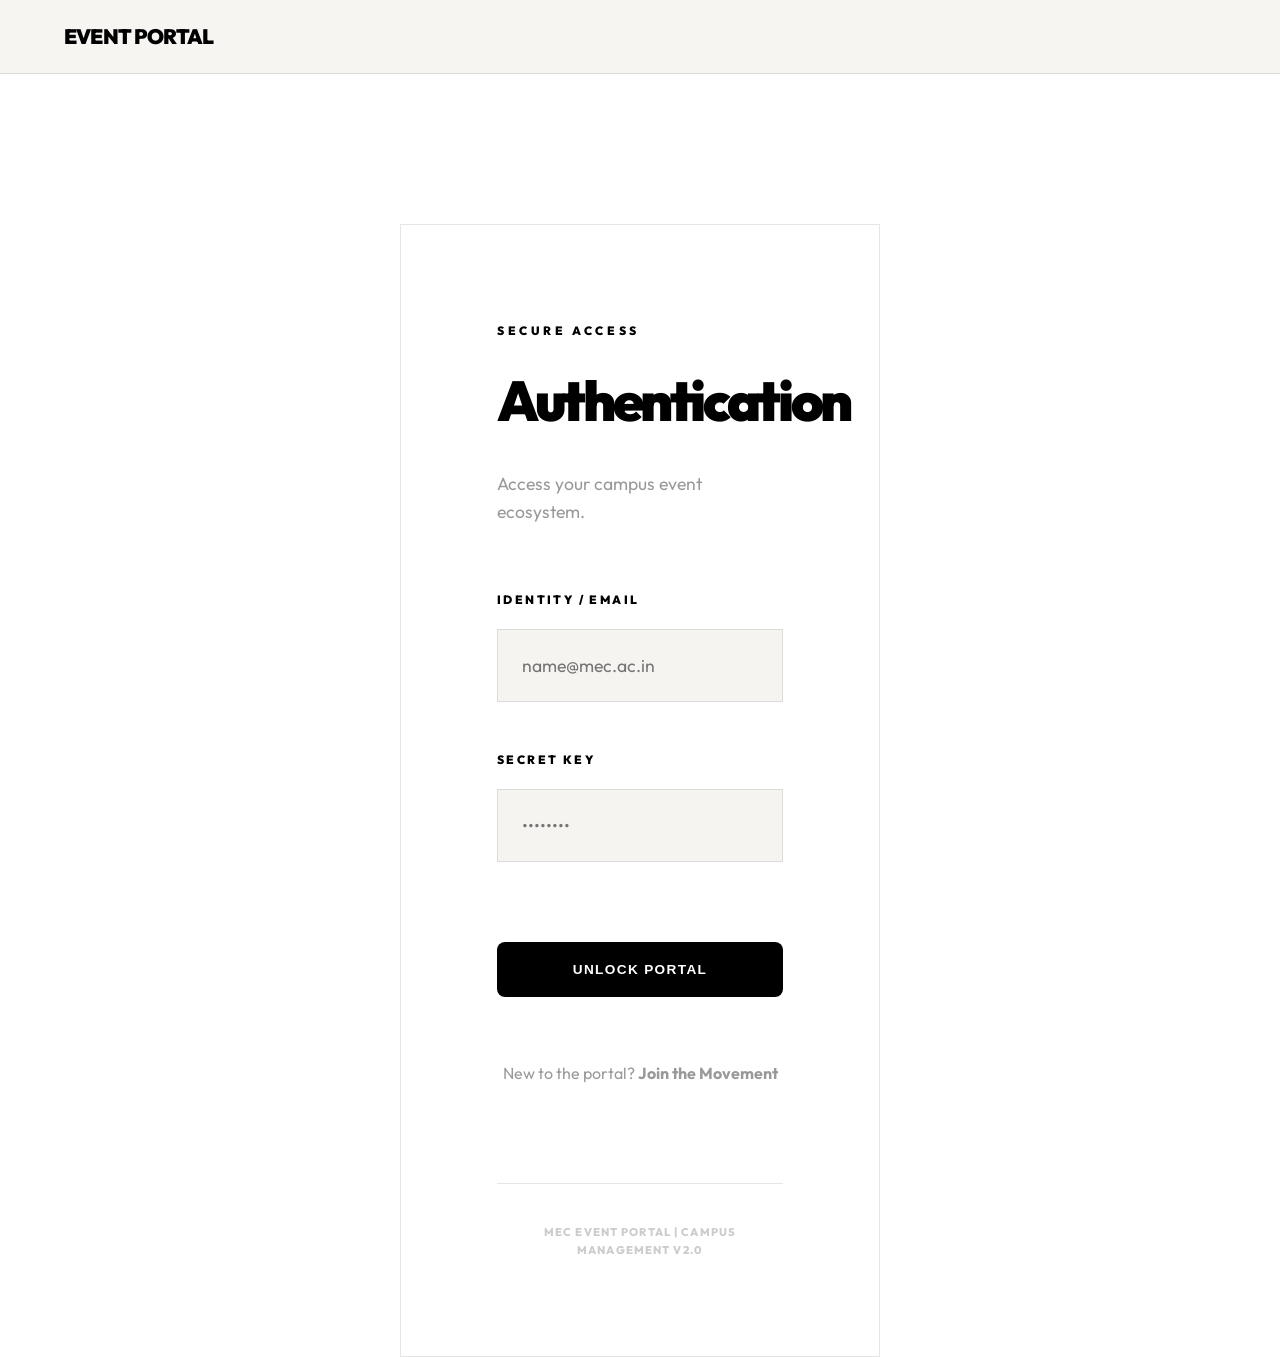
<file: templates/login.html>
<!DOCTYPE html>
<html lang="en">
<head>
    <meta charset="UTF-8">
    <meta name="viewport" content="width=device-width, initial-scale=1.0">
    <title>Log In | Event Portal</title>
    <link rel="stylesheet" href="/static/css/styles.css">
    <link href="https://fonts.googleapis.com/css2?family=Inter:wght@400;500;600;700;800;900&display=swap" rel="stylesheet">
    <link rel="stylesheet" href="https://cdnjs.cloudflare.com/ajax/libs/font-awesome/6.4.0/css/all.min.css">
</head>
<body style="background: var(--bg-deep);">
    <header>
        <div class="logo" style="cursor:pointer" onclick="window.location.href='/'">EVENT PORTAL</div>
    </header>

    <div class="container fade-in" style="padding-top: 14rem;">
        <div class="form-card" style="margin: 0 auto; max-width: 480px; position: relative;">
            <!-- Glow Effect -->
            <div style="position: absolute; top: -50px; left: -50px; width: 100px; height: 100px; background: var(--primary); filter: blur(80px); opacity: 0.3;"></div>
            
            <span style="color: var(--primary); font-weight: 850; font-size: 0.75rem; letter-spacing: 0.3em; text-transform: uppercase; margin-bottom: 1rem; display: block;">SECURE ACCESS</span>
            <h1 style="font-size: 3.5rem; font-weight: 900; letter-spacing: -0.06em; margin-bottom: 1.5rem; color:var(--text-main);">Authentication</h1>
            <p style="color: var(--text-muted); font-size: 1.1rem; margin-bottom: 4rem;">Access your campus event ecosystem.</p>
            
            <form id="login-form">
                <div class="form-group">
                    <label>Identity / Email</label>
                    <input type="email" id="email" required placeholder="name@mec.ac.in">
                </div>
                <div class="form-group">
                    <label>Secret Key</label>
                    <input type="password" id="password" required placeholder="••••••••">
                </div>
                <button type="submit" class="btn btn-primary" style="width:100%; justify-content: center; margin-top: 2rem; padding: 1.25rem;">Unlock Portal</button>
            </form>
            
            <div id="error" style="color: var(--secondary); margin-top: 2.5rem; font-size: 0.85rem; font-weight: 700; text-align: center; text-transform: uppercase; display: none; background: rgba(244, 63, 94, 0.1); padding: 1rem; border-radius: 0.5rem; border: 1px solid rgba(244, 63, 94, 0.2);">
                <i class="fas fa-exclamation-triangle"></i> Verification Failed
            </div>
            
            <div style="margin-top: 4rem; text-align: center;">
                <p style="font-size: 1rem; color: var(--text-muted);">New to the portal? <a href="/signup" style="color: var(--primary); font-weight: 700; text-decoration: none; border-bottom: 1px solid var(--primary);">Join the Movement</a></p>
                <div style="margin-top: 6rem; padding-top: 2.5rem; border-top: 1px solid var(--border);">
                     <p style="font-size: 0.7rem; color: var(--text-muted); opacity: 0.5; font-weight: 800; letter-spacing: 0.1em; text-transform: uppercase;">MEC Event Portal | Campus Management v2.0</p>
                </div>
            </div>
        </div>
    </div>

    <script>
        document.getElementById('login-form').onsubmit = async (e) => {
            e.preventDefault();
            const btn = e.target.querySelector('button');
            const errDiv = document.getElementById('error');
            
            btn.disabled = true;
            btn.innerText = 'Loging in...';
            errDiv.style.display = 'none';

            const payload = {
                email: document.getElementById('email').value,
                password: document.getElementById('password').value
            };

            try {
                const res = await fetch('/api/auth/login', {
                    method: 'POST',
                    headers: {'Content-Type': 'application/json'},
                    body: JSON.stringify(payload)
                });
                
                const data = await res.json();
                
                if (res.ok) {
                    if (data.role === 'admin') {
                        window.location.href = '/admin';
                    } else {
                        window.location.href = '/';
                    }
                } else {
                    errDiv.innerText = data.error || 'Verification Failed';
                    errDiv.style.display = 'block';
                    btn.disabled = false;
                    btn.innerText = 'Log In';
                }
            } catch (err) {
                alert('Database Connection Failed.');
                btn.disabled = false;
                btn.innerText = 'Log In';
            }
        };
    </script>
</body>
</html>
</file>
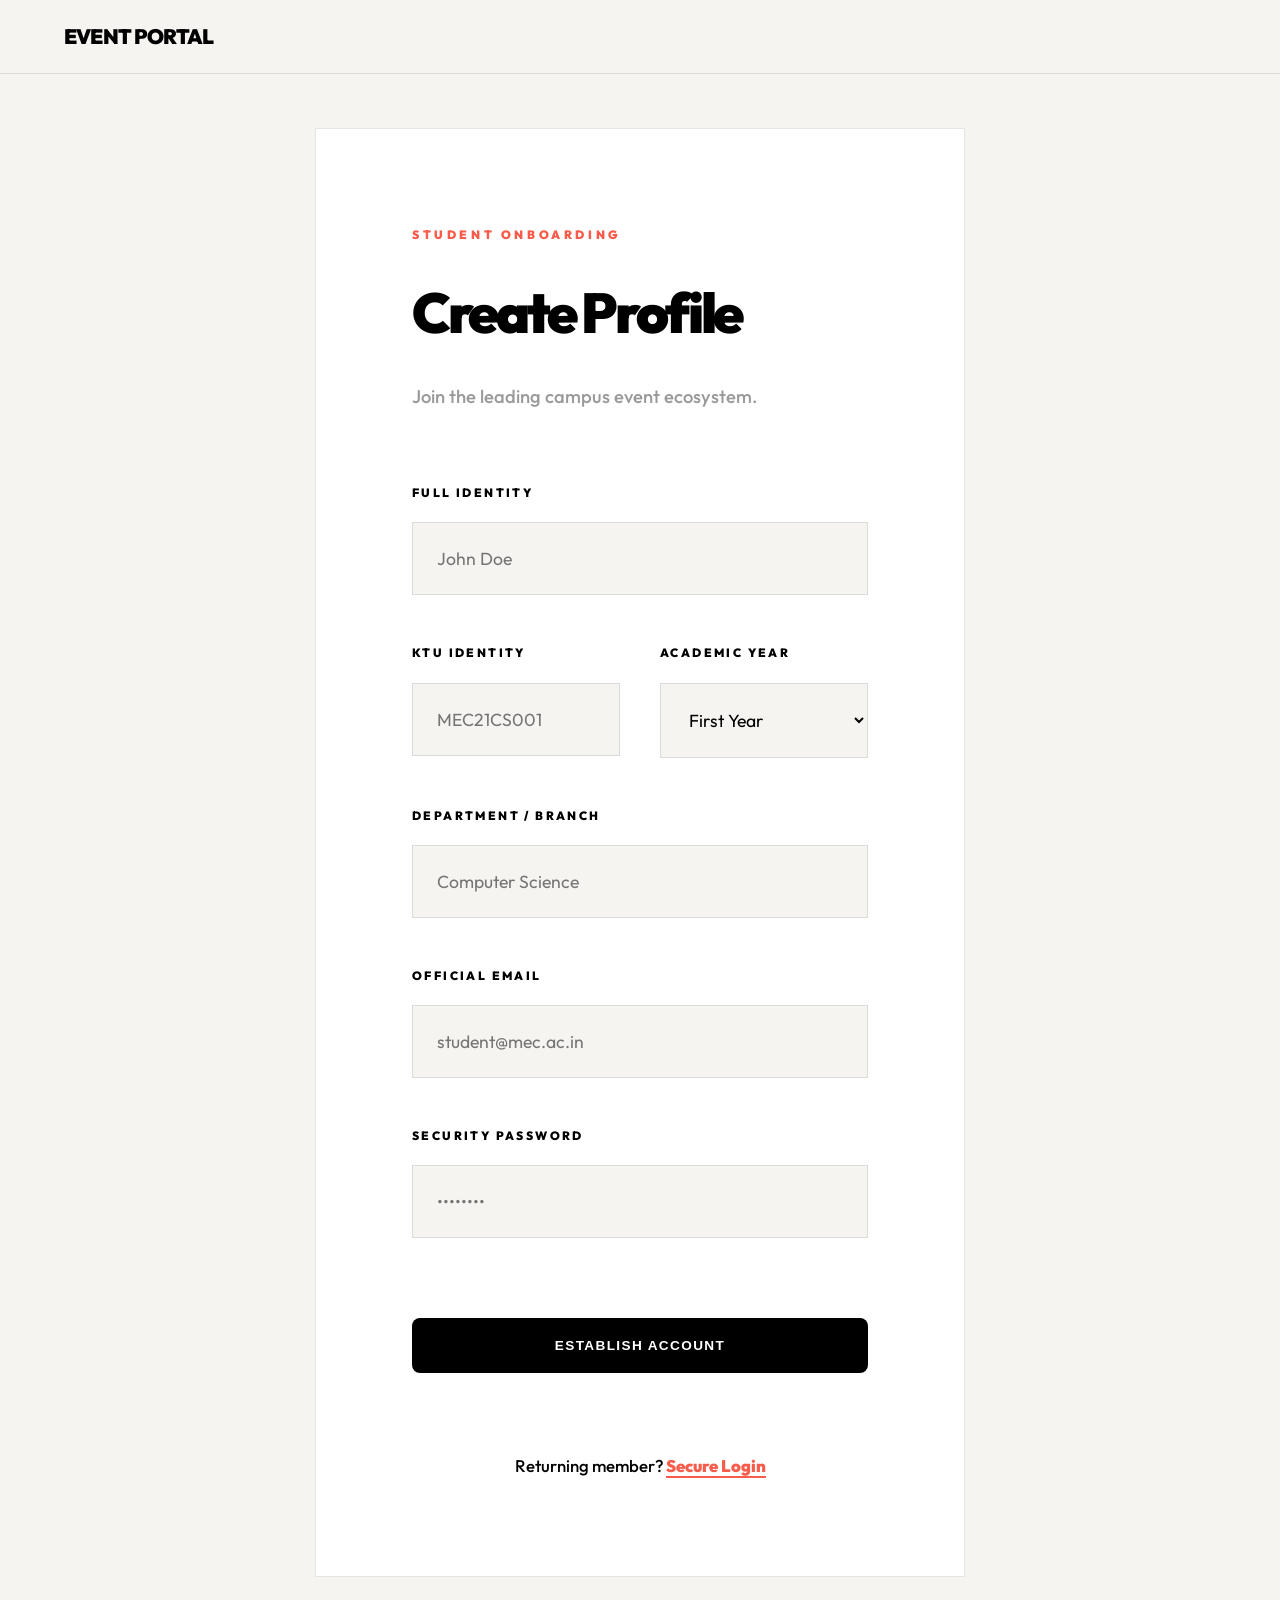
<file: templates/signup.html>
<!DOCTYPE html>
<html lang="en">
<head>
    <meta charset="UTF-8">
    <meta name="viewport" content="width=device-width, initial-scale=1.0">
    <title>Join Event Portal | Create Student Account</title>
    <link rel="stylesheet" href="/static/css/styles.css">
    <link href="https://fonts.googleapis.com/css2?family=Inter:wght@400;500;600;700;800;900&display=swap" rel="stylesheet">
    <link rel="stylesheet" href="https://cdnjs.cloudflare.com/ajax/libs/font-awesome/6.4.0/css/all.min.css">
</head>
<body style="background: var(--paper);">
    <header>
        <div class="logo" style="cursor:pointer" onclick="window.location.href='/'">EVENT PORTAL</div>
    </header>

    <div class="container fade-in" style="padding-top: 8rem; padding-bottom: 8rem;">
        <div class="form-card" style="margin: 0 auto; max-width: 650px;">
            <span style="color: var(--coral); font-weight: 900; font-size: 0.75rem; letter-spacing: 0.3em; text-transform: uppercase; margin-bottom: 1.5rem; display: block;">STUDENT ONBOARDING</span>
            <h1 style="font-size: 3.5rem; font-weight: 900; letter-spacing: -0.06em; margin-bottom: 1.5rem; color:var(--black);">Create Profile</h1>
            <p style="color: var(--text-muted); font-size: 1.15rem; margin-bottom: 4.5rem; font-weight: 500;">Join the leading campus event ecosystem.</p>
            
            <form id="signup-form">
                <div class="form-group">
                    <label>Full Identity</label>
                    <input type="text" id="name" required placeholder="John Doe">
                </div>
                <div class="form-row" style="display: grid; grid-template-columns: 1fr 1fr; gap: 2.5rem;">
                    <div class="form-group">
                        <label>KTU Identity</label>
                        <input type="text" id="ktu_id" required placeholder="MEC21CS001">
                    </div>
                    <div class="form-group">
                        <label>Academic Year</label>
                        <select id="year" required style="width: 100%;">
                            <option value="1">First Year</option>
                            <option value="2">Second Year</option>
                            <option value="3">Third Year</option>
                            <option value="4">Fourth Year</option>
                        </select>
                    </div>
                </div>
                <div class="form-group">
                    <label>Department / Branch</label>
                    <input type="text" id="branch" required placeholder="Computer Science">
                </div>
                <div class="form-group">
                    <label>Official Email</label>
                    <input type="email" id="email" required placeholder="student@mec.ac.in">
                </div>
                <div class="form-group">
                    <label>Security Password</label>
                    <input type="password" id="password" required placeholder="••••••••">
                </div>
                
                <button type="submit" class="btn btn-primary" style="width:100%; justify-content: center; margin-top: 2rem; padding: 1.25rem;">Establish Account</button>
            </form>
            
            <div id="error" style="color: #fff; margin-top: 2.5rem; font-size: 0.85rem; font-weight: 800; text-align: center; text-transform: uppercase; display: none; background: var(--coral); padding: 1.25rem; border-radius: 0.25rem;">
                <i class="fas fa-exclamation-triangle"></i> Registration Failed
            </div>
            
            <div style="margin-top: 5rem; text-align: center;">
                <p style="font-size: 1.05rem; color: var(--black); font-weight: 500;">Returning member? <a href="/login" style="color: var(--coral); font-weight: 850; text-decoration: none; border-bottom: 2px solid var(--coral);">Secure Login</a></p>
            </div>
        </div>
    </div>

    <script>
        document.getElementById('signup-form').onsubmit = async (e) => {
            e.preventDefault();
            const btn = e.target.querySelector('button');
            const errDiv = document.getElementById('error');
            
            btn.disabled = true;
            btn.innerText = 'Creating Profile...';
            errDiv.style.display = 'none';

            const payload = {
                name: document.getElementById('name').value,
                ktu_id: document.getElementById('ktu_id').value,
                year: document.getElementById('year').value,
                branch: document.getElementById('branch').value,
                email: document.getElementById('email').value,
                password: document.getElementById('password').value
            };

            try {
                const res = await fetch('/api/auth/signup', {
                    method: 'POST',
                    headers: {'Content-Type': 'application/json'},
                    body: JSON.stringify(payload)
                });
                
                const data = await res.json();
                
                if (res.ok) {
                    window.location.href = '/';
                } else {
                    errDiv.innerText = data.error || 'Registration Failed';
                    errDiv.style.display = 'block';
                    btn.disabled = false;
                    btn.innerText = 'Log In';
                }
            } catch (err) {
                alert('Database Connection Failed.');
                btn.disabled = false;
                btn.innerText = 'Log In';
            }
        };
    </script>
</body>
</html>
</file>
<file: static/css/styles.css>
@import url('https://fonts.googleapis.com/css2?family=Outfit:wght@300;400;500;600;700;800;900&display=swap');

:root {
    --paper: #F6F4F1;
    --stone: #E4DED2;
    --coral: #F95C4B;
    --black: #000000;
    --text-muted: rgba(0, 0, 0, 0.4);
    --border: rgba(0, 0, 0, 0.1);
}

* {
    margin: 0;
    padding: 0;
    box-sizing: border-box;
}

body {
    background-color: var(--paper);
    color: var(--black);
    font-family: 'Outfit', sans-serif;
    line-height: 1.6;
    overflow-x: hidden;
    min-height: 100vh;
}

/* --- Layout --- */
header {
    background: rgba(246, 244, 241, 0.9);
    backdrop-filter: blur(20px);
    border-bottom: 1px solid var(--border);
    padding: 1.25rem 5%;
    position: fixed;
    top: 0;
    width: 100%;
    z-index: 1000;
    display: flex;
    justify-content: space-between;
    align-items: center;
}

.container {
    max-width: 1400px;
    margin: 0 auto;
    padding: 0 4rem;
}

section {
    padding: 12rem 0;
}

/* --- Components --- */
.logo { 
    font-weight: 900; 
    font-size: 1.3rem; 
    letter-spacing: -0.04em; 
    text-transform: uppercase; 
    color: var(--black);
    cursor: pointer;
}

nav { display: flex; gap: 3rem; align-items: center; }
nav a {
    color: var(--black);
    text-decoration: none;
    font-size: 0.85rem;
    font-weight: 700;
    letter-spacing: 0.05em;
    text-transform: uppercase;
    transition: 0.3s;
}
nav a:hover { color: var(--coral); }

/* --- Buttons --- */
.btn {
    padding: 1rem 2.5rem;
    border-radius: 0.5rem;
    font-size: 0.85rem;
    font-weight: 800;
    text-transform: uppercase;
    letter-spacing: 0.1em;
    cursor: pointer;
    transition: all 0.5s cubic-bezier(0.16, 1, 0.3, 1);
    border: none;
    display: inline-flex;
    align-items: center;
    justify-content: center;
    gap: 0.75rem;
}

.btn-primary { 
    background: var(--black); 
    color: #fff; 
}
.btn-primary:hover { 
    background: var(--coral);
    transform: translateY(-2px); 
    box-shadow: 0 15px 30px rgba(0,0,0,0.1);
}

.btn-ghost { 
    background: transparent; 
    border: 1.5px solid var(--black); 
    color: var(--black); 
}
.btn-ghost:hover { 
    background: var(--black); 
    color: #fff; 
}

.btn-coral { background: var(--coral); color: #fff; }

/* --- Grid & Cards --- */
.grid { 
    display: grid; 
    grid-template-columns: repeat(auto-fill, minmax(380px, 1fr)); 
    gap: 4rem; 
    margin-top: 5rem; 
}

.event-card {
    background: #fff;
    border: 1px solid var(--border);
    border-radius: 0.25rem;
    overflow: hidden;
    transition: all 0.4s cubic-bezier(0.16, 1, 0.3, 1);
    cursor: pointer;
}

.event-card:hover { 
    transform: translateY(-8px); 
    border-color: var(--black);
}

.event-card img { 
    width: 100%; 
    height: 300px; 
    object-fit: cover; 
}

.card-body { padding: 3.5rem; }

.tag {
    background: var(--stone);
    color: var(--black);
    font-size: 0.7rem;
    font-weight: 850;
    padding: 0.4rem 0.8rem;
    display: inline-block;
    margin-bottom: 2rem;
    text-transform: uppercase;
    letter-spacing: 0.1em;
}

.title { 
    font-size: 2rem; 
    font-weight: 850; 
    margin-bottom: 1.5rem; 
    letter-spacing: -0.04em; 
    line-height: 1.1;
}

.meta-info { color: var(--text-muted); font-size: 0.95rem; margin-bottom: 3rem; }
.meta-item { display: flex; align-items: center; gap: 1rem; margin-bottom: 0.75rem; }
.meta-item i { color: var(--coral); width: 20px; }

/* --- Progress Bar --- */
.progress-container { background: var(--paper); height: 4px; margin: 2rem 0; overflow: hidden; }
.progress-bar { height: 100%; background: var(--coral); transition: 1.5s ease; }

/* --- Forms --- */
.form-card {
    background: #fff;
    padding: 6rem;
    border: 1px solid var(--border);
    max-width: 650px;
    margin: 8rem auto;
}

.form-group { margin-bottom: 3rem; }
.form-group label {
    display: block;
    font-size: 0.75rem;
    font-weight: 850;
    text-transform: uppercase;
    letter-spacing: 0.2em;
    margin-bottom: 1.25rem;
}

input, select, textarea {
    width: 100%;
    padding: 1.5rem;
    background: var(--paper);
    border: 1px solid var(--border);
    font-size: 1.1rem;
    outline: none;
    font-family: inherit;
    transition: 0.3s;
}

input:focus, select:focus, textarea:focus { border-color: var(--black); }

/* --- Table Dashboard --- */
.table-panel { 
    background: #fff; 
    border: 1px solid var(--border); 
    margin-top: 5rem; 
}
table { width: 100%; border-collapse: collapse; }
th { 
    text-align: left; 
    padding: 2.5rem; 
    background: var(--stone); 
    font-size: 0.8rem; 
    font-weight: 950; 
    text-transform: uppercase; 
    letter-spacing: 0.15em; 
}
td { padding: 2.5rem; border-bottom: 1px solid var(--paper); font-size: 1.05rem; }

/* --- Modal --- */
.modal-overlay {
    display: none;
    position: fixed;
    inset: 0;
    background: rgba(246, 244, 241, 0.98);
    z-index: 10000;
    padding: 10vh 2rem;
    overflow-y: auto;
}

.modal-content {
    background: #fff;
    max-width: 800px;
    margin: 0 auto;
    padding: 6rem;
    border: 1px solid var(--border);
}

/* --- Animations --- */
.fade-in { animation: fadeIn 0.8s ease-out forwards; }
@keyframes fadeIn { 
    from { opacity: 0; transform: translateY(20px); } 
    to { opacity: 1; transform: translateY(0); } 
}

/* --- Skeleton Loading --- */
.loading-skeleton {
    background: linear-gradient(
        90deg,
        var(--paper) 25%,
        var(--stone) 50%,
        var(--paper) 75%
    );
    background-size: 200% 100%;
    animation: skeleton-loading 1.5s infinite;
}
@keyframes skeleton-loading {
    0% { background-position: 200% 0; }
    100% { background-position: -200% 0; }
}
</file>
